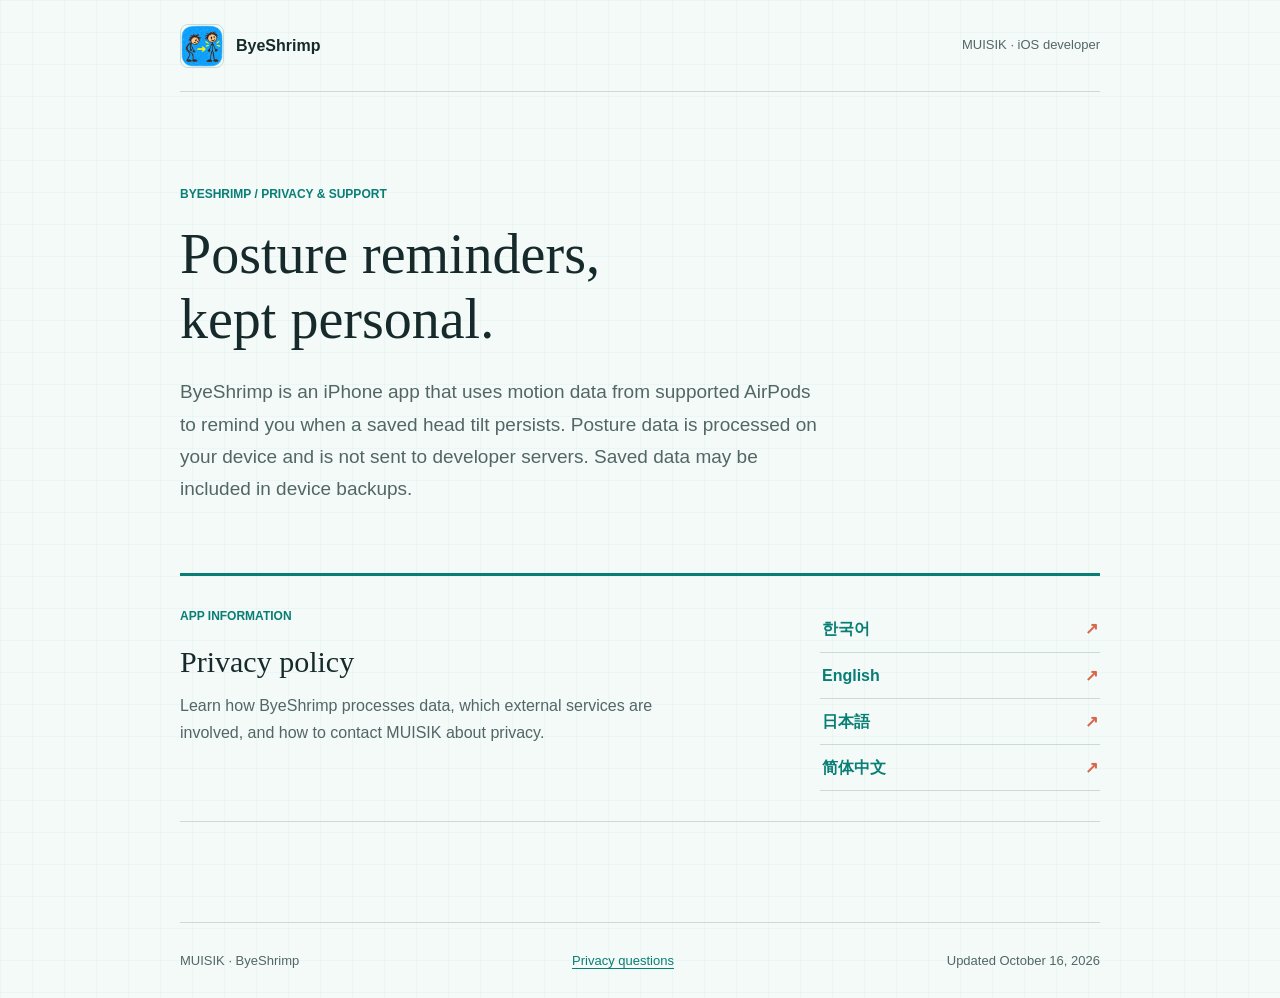
<file: index.html>
<!doctype html>
<html lang="en">
  <head>
    <meta charset="utf-8">
    <meta name="viewport" content="width=device-width, initial-scale=1">
    <meta name="theme-color" content="#f4faf8">
    <meta name="description" content="ByeShrimp developer information, privacy policy and contact details.">
    <title>ByeShrimp | Developer & Privacy</title>
    <link rel="icon" href="assets/favicon.png" type="image/png">
    <link rel="stylesheet" href="styles.css">
  </head>
  <body>
    <header class="site-header">
      <a class="brand" href="index.html" aria-label="ByeShrimp home">
        <img src="assets/byeshrimp-logo.png" alt="ByeShrimp app icon">
        <span>ByeShrimp</span>
      </a>
      <span class="header-note">MUISIK · iOS developer</span>
    </header>

    <main class="home-main">
      <p class="eyebrow">BYESHRIMP / PRIVACY & SUPPORT</p>
      <h1>Posture reminders,<br>kept personal.</h1>
      <p class="lead">ByeShrimp is an iPhone app that uses motion data from supported AirPods to remind you when a saved head tilt persists. Posture data is processed on your device and is not sent to developer servers. Saved data may be included in device backups.</p>

      <section class="policy-index" aria-labelledby="policy-title">
        <div>
          <p class="eyebrow">APP INFORMATION</p>
          <h2 id="policy-title">Privacy policy</h2>
          <p>Learn how ByeShrimp processes data, which external services are involved, and how to contact MUISIK about privacy.</p>
        </div>
        <nav class="language-list" aria-label="Choose privacy policy language">
          <a href="privacy/ko.html"><span lang="ko">한국어</span><span aria-hidden="true">↗</span></a>
          <a href="privacy/en.html"><span>English</span><span aria-hidden="true">↗</span></a>
          <a href="privacy/ja.html"><span lang="ja">日本語</span><span aria-hidden="true">↗</span></a>
          <a href="privacy/zh-hans.html"><span lang="zh-Hans">简体中文</span><span aria-hidden="true">↗</span></a>
        </nav>
      </section>
    </main>

    <footer class="site-footer">
      <span>MUISIK · ByeShrimp</span>
      <a href="mailto:visionary.0419@gmail.com">Privacy questions</a>
      <span>Updated October 16, 2026</span>
    </footer>
  </body>
</html>
</file>
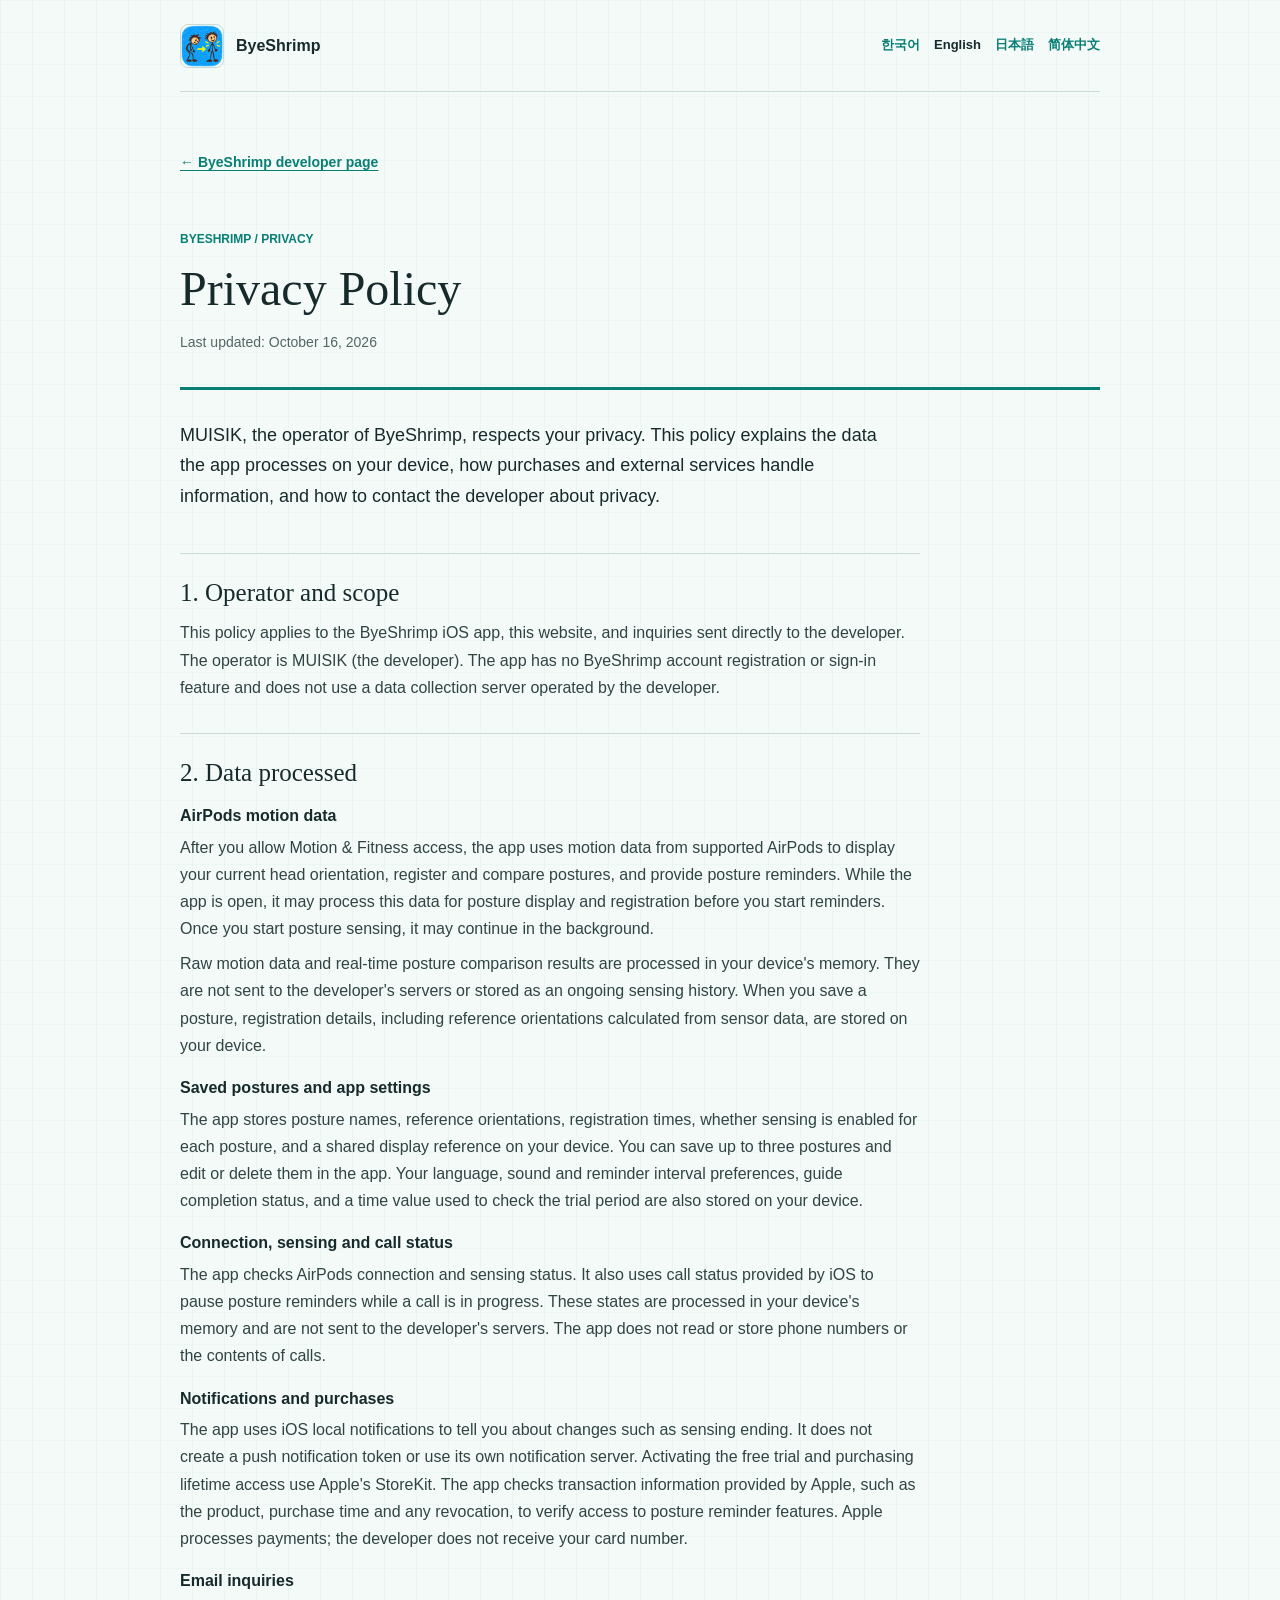
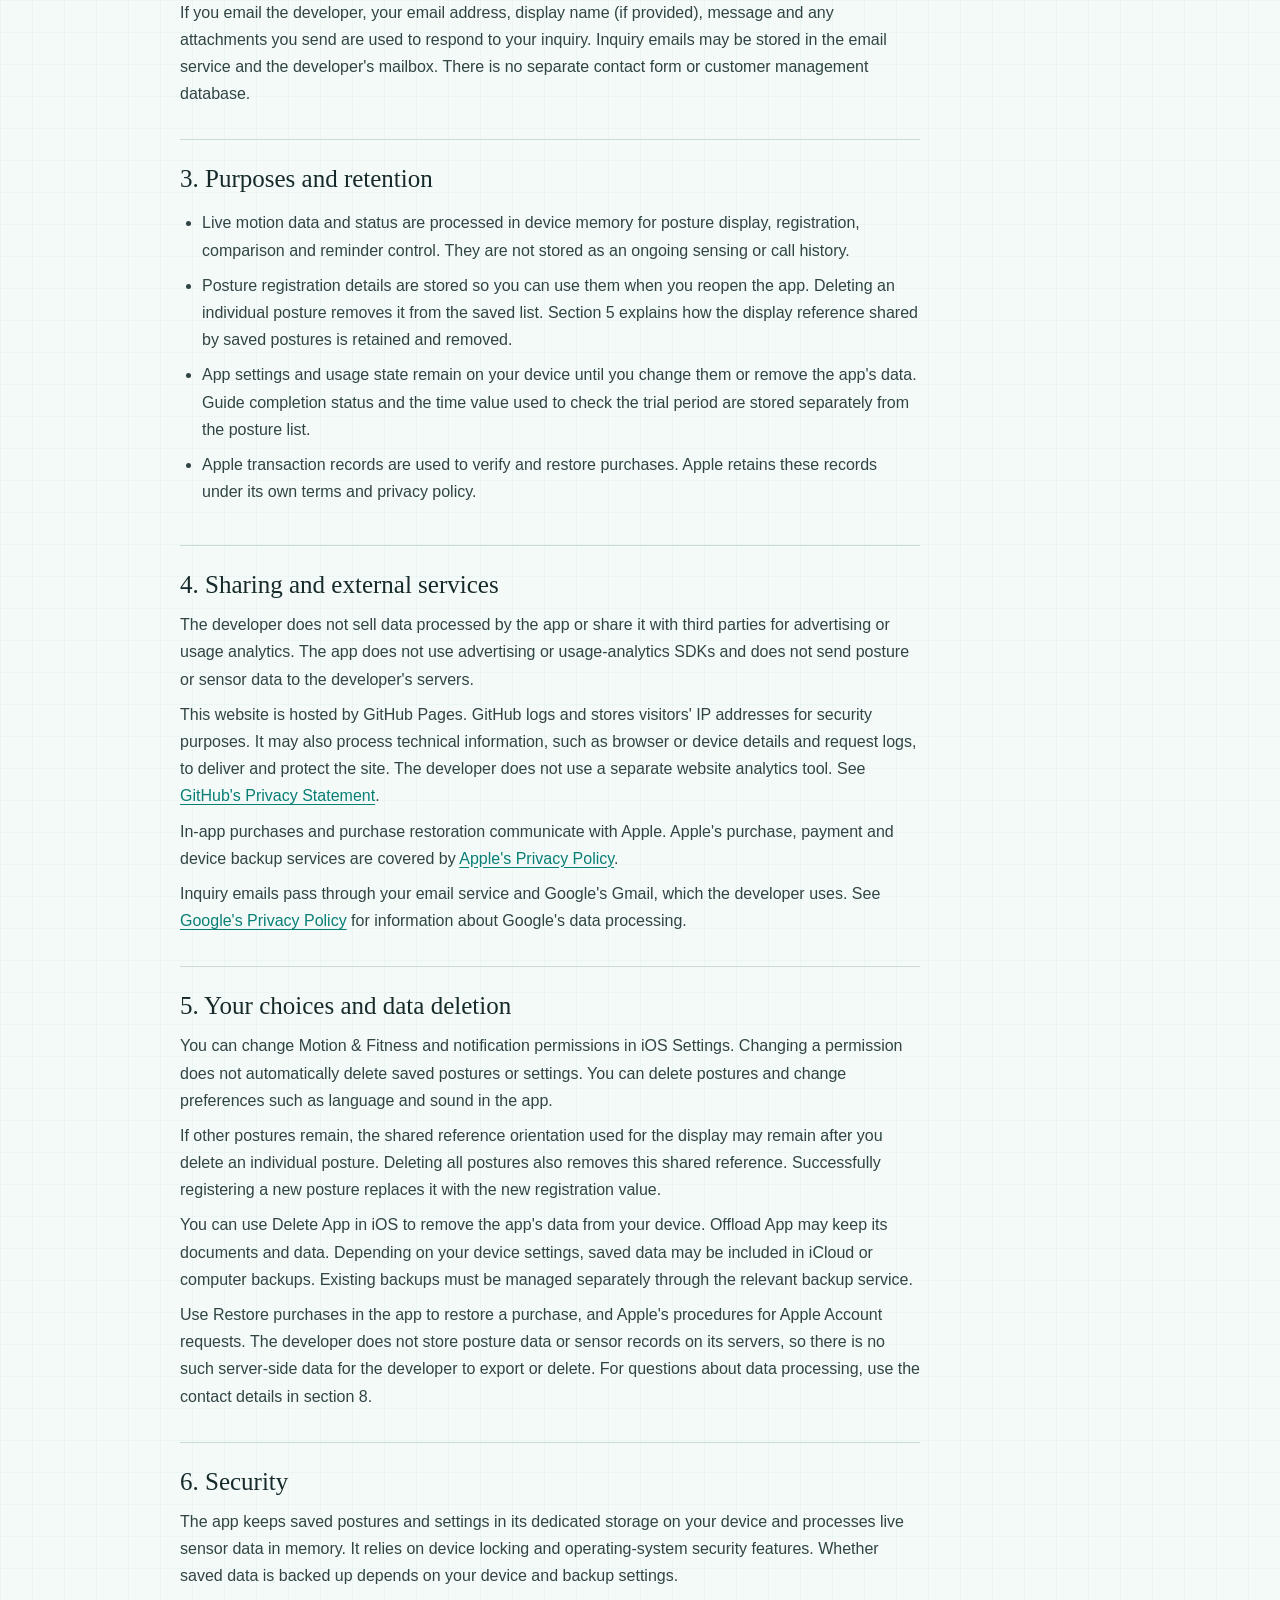
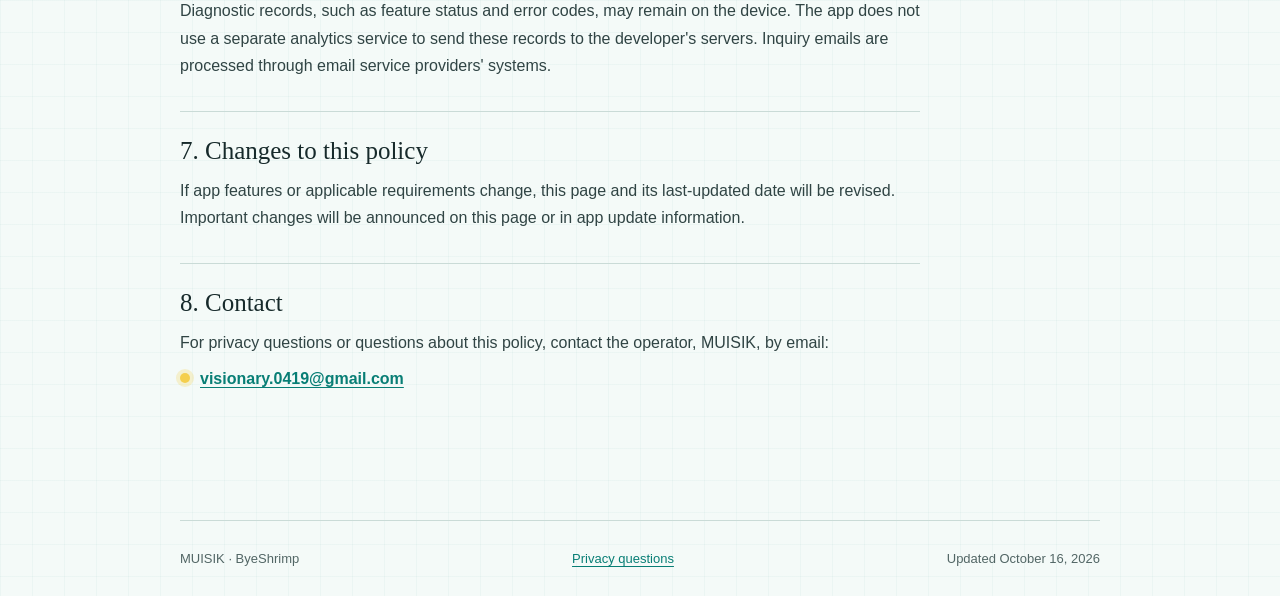
<file: privacy/en.html>
<!doctype html>
<html lang="en">
  <head>
    <meta charset="utf-8">
    <meta name="viewport" content="width=device-width, initial-scale=1">
    <meta name="description" content="ByeShrimp privacy policy">
    <title>Privacy Policy | ByeShrimp</title>
    <link rel="icon" href="../assets/favicon.png" type="image/png">
    <link rel="stylesheet" href="../styles.css">
  </head>
  <body>
    <header class="site-header">
      <a class="brand" href="../index.html"><img src="../assets/byeshrimp-logo.png" alt="ByeShrimp app icon"><span>ByeShrimp</span></a>
      <nav class="language-list language-switch" aria-label="Choose language">
        <a href="ko.html" lang="ko">한국어</a><a href="en.html" aria-current="page">English</a><a href="ja.html" lang="ja">日本語</a><a href="zh-hans.html" lang="zh-Hans">简体中文</a>
      </nav>
    </header>
    <main class="policy-main">
      <a class="back-link" href="../index.html">← ByeShrimp developer page</a>
      <div class="policy-heading"><p class="eyebrow">BYESHRIMP / PRIVACY</p><h1>Privacy Policy</h1><p class="updated">Last updated: October 16, 2026</p></div>
      <p class="policy-intro">MUISIK, the operator of ByeShrimp, respects your privacy. This policy explains the data the app processes on your device, how purchases and external services handle information, and how to contact the developer about privacy.</p>
      <div class="policy-content">
        <section>
          <h2>1. Operator and scope</h2>
          <p>This policy applies to the ByeShrimp iOS app, this website, and inquiries sent directly to the developer. The operator is MUISIK (the developer). The app has no ByeShrimp account registration or sign-in feature and does not use a data collection server operated by the developer.</p>
        </section>
        <section>
          <h2>2. Data processed</h2>
          <h3>AirPods motion data</h3>
          <p>After you allow Motion &amp; Fitness access, the app uses motion data from supported AirPods to display your current head orientation, register and compare postures, and provide posture reminders. While the app is open, it may process this data for posture display and registration before you start reminders. Once you start posture sensing, it may continue in the background.</p>
          <p>Raw motion data and real-time posture comparison results are processed in your device's memory. They are not sent to the developer's servers or stored as an ongoing sensing history. When you save a posture, registration details, including reference orientations calculated from sensor data, are stored on your device.</p>
          <h3>Saved postures and app settings</h3>
          <p>The app stores posture names, reference orientations, registration times, whether sensing is enabled for each posture, and a shared display reference on your device. You can save up to three postures and edit or delete them in the app. Your language, sound and reminder interval preferences, guide completion status, and a time value used to check the trial period are also stored on your device.</p>
          <h3>Connection, sensing and call status</h3>
          <p>The app checks AirPods connection and sensing status. It also uses call status provided by iOS to pause posture reminders while a call is in progress. These states are processed in your device's memory and are not sent to the developer's servers. The app does not read or store phone numbers or the contents of calls.</p>
          <h3>Notifications and purchases</h3>
          <p>The app uses iOS local notifications to tell you about changes such as sensing ending. It does not create a push notification token or use its own notification server. Activating the free trial and purchasing lifetime access use Apple's StoreKit. The app checks transaction information provided by Apple, such as the product, purchase time and any revocation, to verify access to posture reminder features. Apple processes payments; the developer does not receive your card number.</p>
          <h3>Email inquiries</h3>
          <p>If you email the developer, your email address, display name (if provided), message and any attachments you send are used to respond to your inquiry. Inquiry emails may be stored in the email service and the developer's mailbox. There is no separate contact form or customer management database.</p>
        </section>
        <section>
          <h2>3. Purposes and retention</h2>
          <ul>
            <li>Live motion data and status are processed in device memory for posture display, registration, comparison and reminder control. They are not stored as an ongoing sensing or call history.</li>
            <li>Posture registration details are stored so you can use them when you reopen the app. Deleting an individual posture removes it from the saved list. Section 5 explains how the display reference shared by saved postures is retained and removed.</li>
            <li>App settings and usage state remain on your device until you change them or remove the app's data. Guide completion status and the time value used to check the trial period are stored separately from the posture list.</li>
            <li>Apple transaction records are used to verify and restore purchases. Apple retains these records under its own terms and privacy policy.</li>
          </ul>
        </section>
        <section>
          <h2>4. Sharing and external services</h2>
          <p>The developer does not sell data processed by the app or share it with third parties for advertising or usage analytics. The app does not use advertising or usage-analytics SDKs and does not send posture or sensor data to the developer's servers.</p>
          <p>This website is hosted by GitHub Pages. GitHub logs and stores visitors' IP addresses for security purposes. It may also process technical information, such as browser or device details and request logs, to deliver and protect the site. The developer does not use a separate website analytics tool. See <a href="https://docs.github.com/en/site-policy/privacy-policies/github-general-privacy-statement">GitHub's Privacy Statement</a>.</p>
          <p>In-app purchases and purchase restoration communicate with Apple. Apple's purchase, payment and device backup services are covered by <a href="https://www.apple.com/legal/privacy/">Apple's Privacy Policy</a>.</p>
          <p>Inquiry emails pass through your email service and Google's Gmail, which the developer uses. See <a href="https://policies.google.com/privacy?hl=en">Google's Privacy Policy</a> for information about Google's data processing.</p>
        </section>
        <section>
          <h2>5. Your choices and data deletion</h2>
          <p>You can change Motion &amp; Fitness and notification permissions in iOS Settings. Changing a permission does not automatically delete saved postures or settings. You can delete postures and change preferences such as language and sound in the app.</p>
          <p>If other postures remain, the shared reference orientation used for the display may remain after you delete an individual posture. Deleting all postures also removes this shared reference. Successfully registering a new posture replaces it with the new registration value.</p>
          <p>You can use Delete App in iOS to remove the app's data from your device. Offload App may keep its documents and data. Depending on your device settings, saved data may be included in iCloud or computer backups. Existing backups must be managed separately through the relevant backup service.</p>
          <p>Use Restore purchases in the app to restore a purchase, and Apple's procedures for Apple Account requests. The developer does not store posture data or sensor records on its servers, so there is no such server-side data for the developer to export or delete. For questions about data processing, use the contact details in section 8.</p>
        </section>
        <section>
          <h2>6. Security</h2>
          <p>The app keeps saved postures and settings in its dedicated storage on your device and processes live sensor data in memory. It relies on device locking and operating-system security features. Whether saved data is backed up depends on your device and backup settings.</p>
          <p>Diagnostic records, such as feature status and error codes, may remain on the device. The app does not use a separate analytics service to send these records to the developer's servers. Inquiry emails are processed through email service providers' systems.</p>
        </section>
        <section>
          <h2>7. Changes to this policy</h2>
          <p>If app features or applicable requirements change, this page and its last-updated date will be revised. Important changes will be announced on this page or in app update information.</p>
        </section>
        <section>
          <h2>8. Contact</h2>
          <p>For privacy questions or questions about this policy, contact the operator, MUISIK, by email:</p>
          <a class="contact-line" href="mailto:visionary.0419@gmail.com"><span class="contact-dot" aria-hidden="true"></span>visionary.0419@gmail.com</a>
        </section>
      </div>
    </main>
    <footer class="site-footer"><span>MUISIK · ByeShrimp</span><a href="mailto:visionary.0419@gmail.com">Privacy questions</a><span>Updated October 16, 2026</span></footer>
  </body>
</html>
</file>
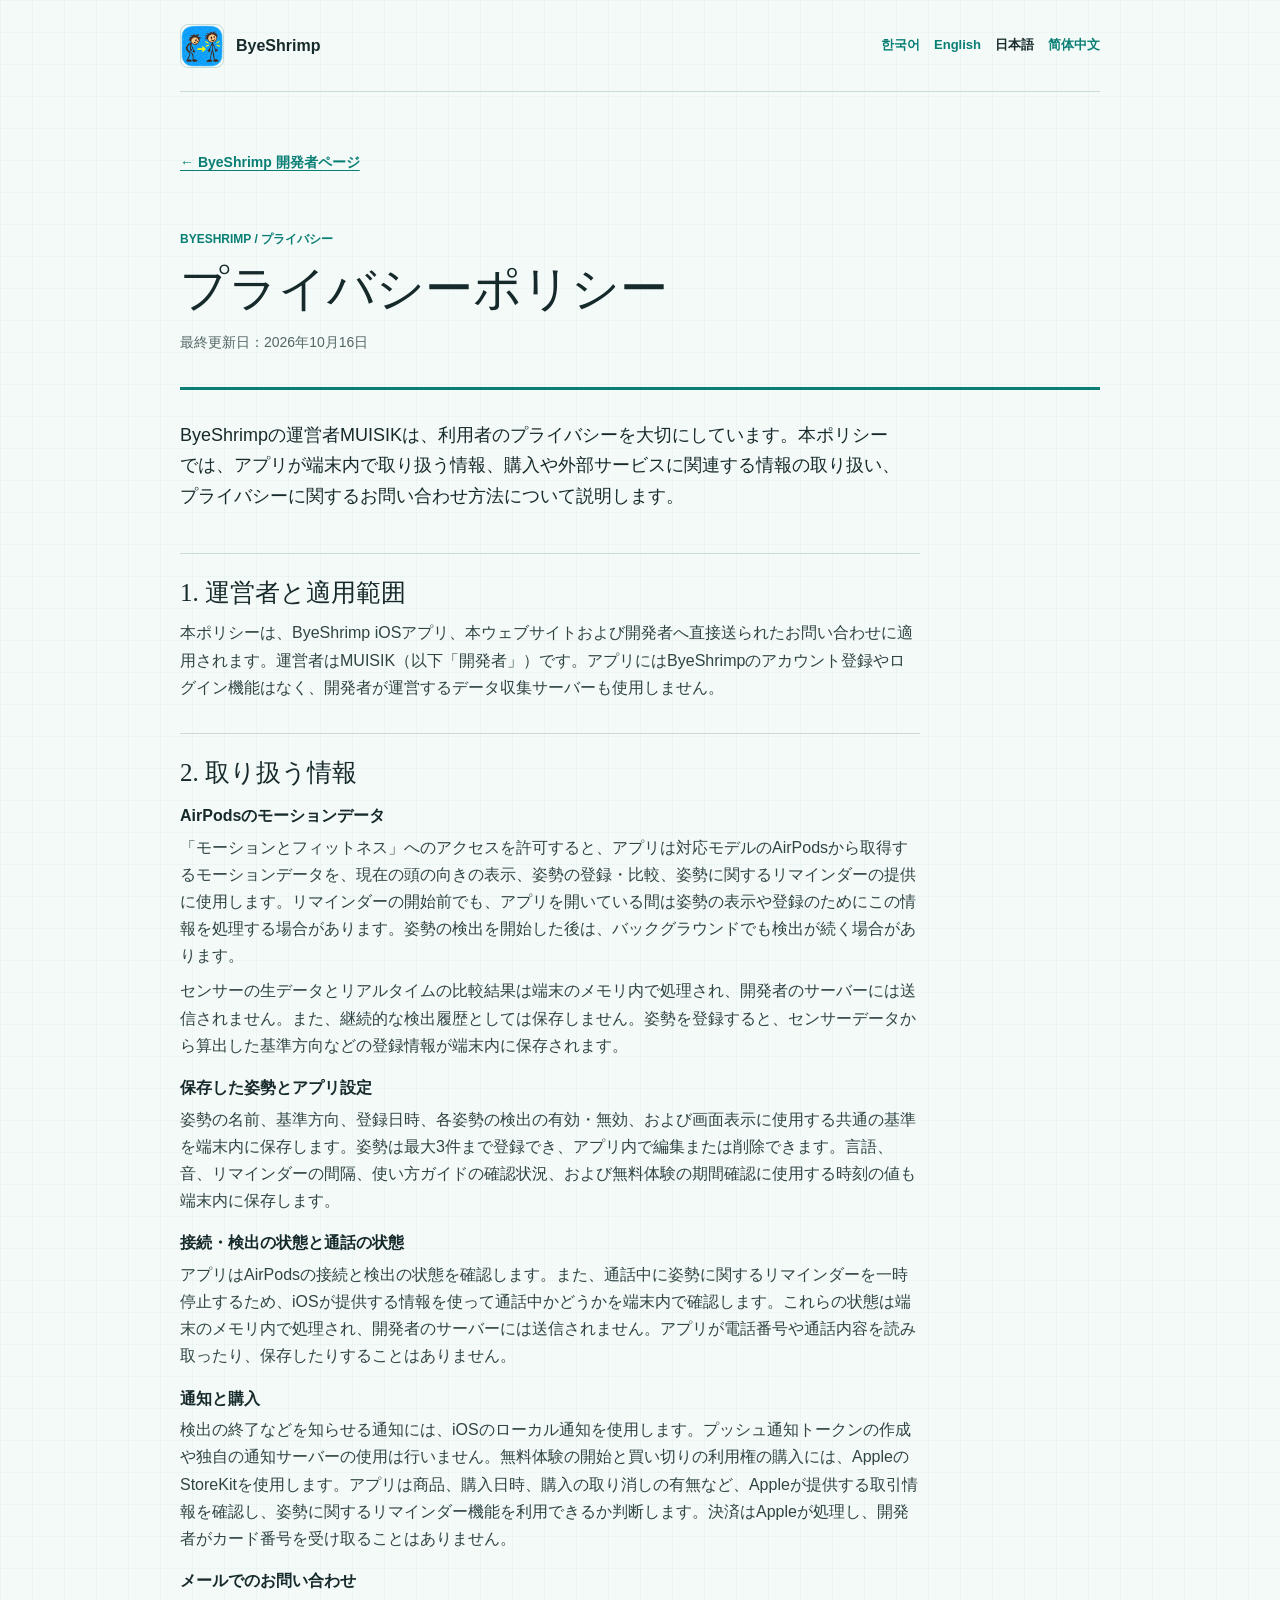
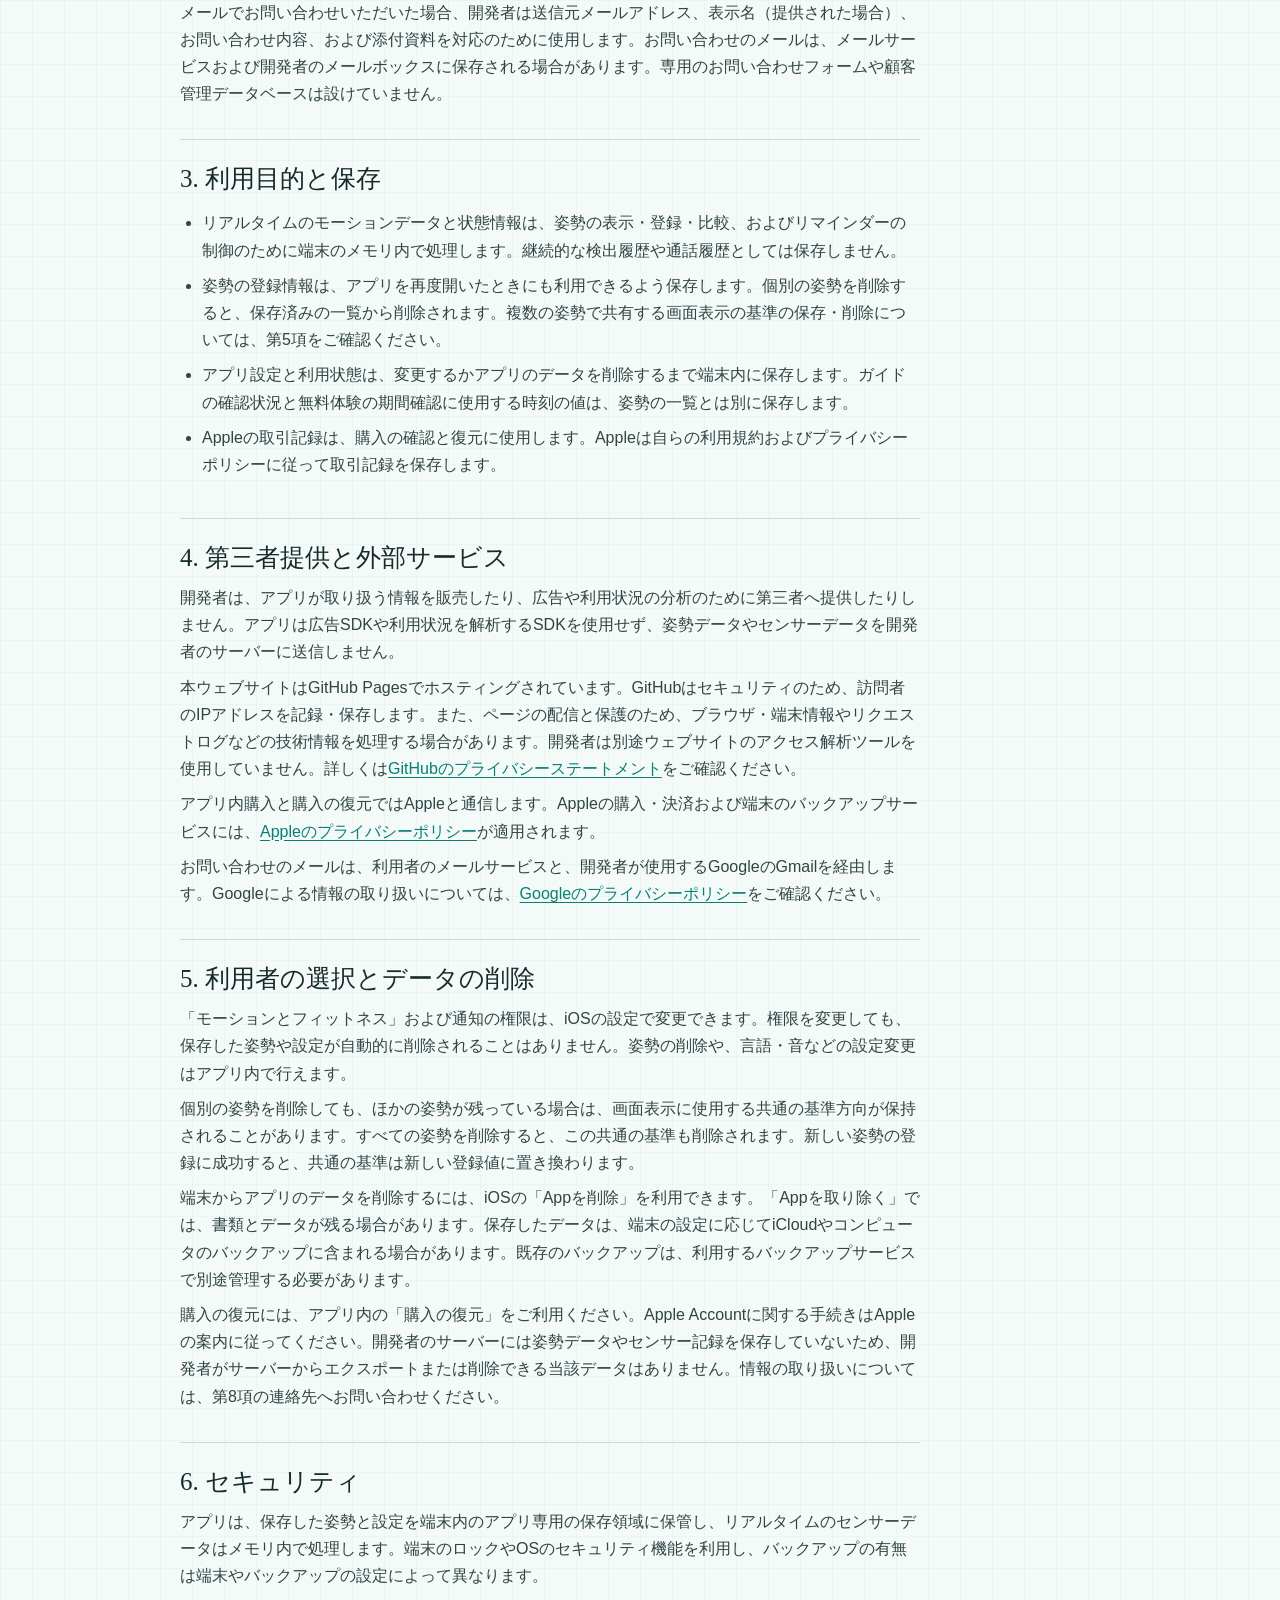
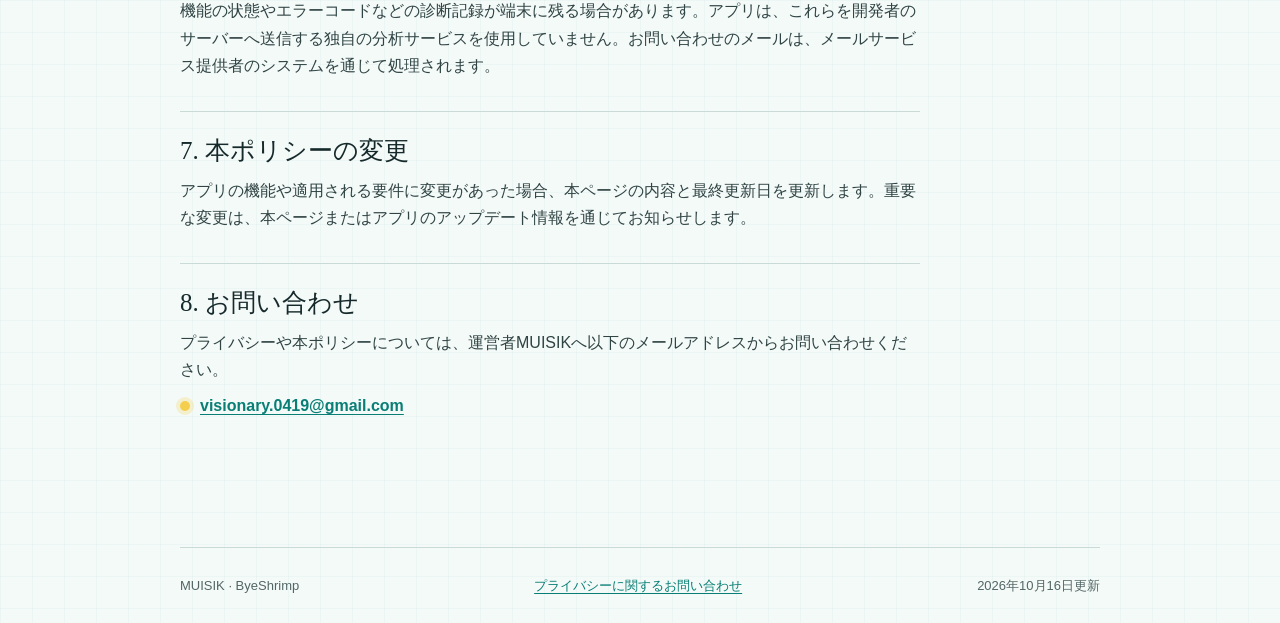
<file: privacy/ja.html>
<!doctype html>
<html lang="ja">
  <head>
    <meta charset="utf-8">
    <meta name="viewport" content="width=device-width, initial-scale=1">
    <meta name="description" content="ByeShrimp プライバシーポリシー">
    <title>プライバシーポリシー | ByeShrimp</title>
    <link rel="icon" href="../assets/favicon.png" type="image/png">
    <link rel="stylesheet" href="../styles.css">
  </head>
  <body>
    <header class="site-header">
      <a class="brand" href="../index.html"><img src="../assets/byeshrimp-logo.png" alt="ByeShrimp アプリアイコン"><span>ByeShrimp</span></a>
      <nav class="language-list language-switch" aria-label="言語を選択">
        <a href="ko.html" lang="ko">한국어</a><a href="en.html" lang="en">English</a><a href="ja.html" aria-current="page">日本語</a><a href="zh-hans.html" lang="zh-Hans">简体中文</a>
      </nav>
    </header>
    <main class="policy-main">
      <a class="back-link" href="../index.html">← ByeShrimp 開発者ページ</a>
      <div class="policy-heading"><p class="eyebrow">BYESHRIMP / プライバシー</p><h1>プライバシーポリシー</h1><p class="updated">最終更新日：2026年10月16日</p></div>
      <p class="policy-intro">ByeShrimpの運営者MUISIKは、利用者のプライバシーを大切にしています。本ポリシーでは、アプリが端末内で取り扱う情報、購入や外部サービスに関連する情報の取り扱い、プライバシーに関するお問い合わせ方法について説明します。</p>
      <div class="policy-content">
        <section>
          <h2>1. 運営者と適用範囲</h2>
          <p>本ポリシーは、ByeShrimp iOSアプリ、本ウェブサイトおよび開発者へ直接送られたお問い合わせに適用されます。運営者はMUISIK（以下「開発者」）です。アプリにはByeShrimpのアカウント登録やログイン機能はなく、開発者が運営するデータ収集サーバーも使用しません。</p>
        </section>
        <section>
          <h2>2. 取り扱う情報</h2>
          <h3>AirPodsのモーションデータ</h3>
          <p>「モーションとフィットネス」へのアクセスを許可すると、アプリは対応モデルのAirPodsから取得するモーションデータを、現在の頭の向きの表示、姿勢の登録・比較、姿勢に関するリマインダーの提供に使用します。リマインダーの開始前でも、アプリを開いている間は姿勢の表示や登録のためにこの情報を処理する場合があります。姿勢の検出を開始した後は、バックグラウンドでも検出が続く場合があります。</p>
          <p>センサーの生データとリアルタイムの比較結果は端末のメモリ内で処理され、開発者のサーバーには送信されません。また、継続的な検出履歴としては保存しません。姿勢を登録すると、センサーデータから算出した基準方向などの登録情報が端末内に保存されます。</p>
          <h3>保存した姿勢とアプリ設定</h3>
          <p>姿勢の名前、基準方向、登録日時、各姿勢の検出の有効・無効、および画面表示に使用する共通の基準を端末内に保存します。姿勢は最大3件まで登録でき、アプリ内で編集または削除できます。言語、音、リマインダーの間隔、使い方ガイドの確認状況、および無料体験の期間確認に使用する時刻の値も端末内に保存します。</p>
          <h3>接続・検出の状態と通話の状態</h3>
          <p>アプリはAirPodsの接続と検出の状態を確認します。また、通話中に姿勢に関するリマインダーを一時停止するため、iOSが提供する情報を使って通話中かどうかを端末内で確認します。これらの状態は端末のメモリ内で処理され、開発者のサーバーには送信されません。アプリが電話番号や通話内容を読み取ったり、保存したりすることはありません。</p>
          <h3>通知と購入</h3>
          <p>検出の終了などを知らせる通知には、iOSのローカル通知を使用します。プッシュ通知トークンの作成や独自の通知サーバーの使用は行いません。無料体験の開始と買い切りの利用権の購入には、AppleのStoreKitを使用します。アプリは商品、購入日時、購入の取り消しの有無など、Appleが提供する取引情報を確認し、姿勢に関するリマインダー機能を利用できるか判断します。決済はAppleが処理し、開発者がカード番号を受け取ることはありません。</p>
          <h3>メールでのお問い合わせ</h3>
          <p>メールでお問い合わせいただいた場合、開発者は送信元メールアドレス、表示名（提供された場合）、お問い合わせ内容、および添付資料を対応のために使用します。お問い合わせのメールは、メールサービスおよび開発者のメールボックスに保存される場合があります。専用のお問い合わせフォームや顧客管理データベースは設けていません。</p>
        </section>
        <section>
          <h2>3. 利用目的と保存</h2>
          <ul>
            <li>リアルタイムのモーションデータと状態情報は、姿勢の表示・登録・比較、およびリマインダーの制御のために端末のメモリ内で処理します。継続的な検出履歴や通話履歴としては保存しません。</li>
            <li>姿勢の登録情報は、アプリを再度開いたときにも利用できるよう保存します。個別の姿勢を削除すると、保存済みの一覧から削除されます。複数の姿勢で共有する画面表示の基準の保存・削除については、第5項をご確認ください。</li>
            <li>アプリ設定と利用状態は、変更するかアプリのデータを削除するまで端末内に保存します。ガイドの確認状況と無料体験の期間確認に使用する時刻の値は、姿勢の一覧とは別に保存します。</li>
            <li>Appleの取引記録は、購入の確認と復元に使用します。Appleは自らの利用規約およびプライバシーポリシーに従って取引記録を保存します。</li>
          </ul>
        </section>
        <section>
          <h2>4. 第三者提供と外部サービス</h2>
          <p>開発者は、アプリが取り扱う情報を販売したり、広告や利用状況の分析のために第三者へ提供したりしません。アプリは広告SDKや利用状況を解析するSDKを使用せず、姿勢データやセンサーデータを開発者のサーバーに送信しません。</p>
          <p>本ウェブサイトはGitHub Pagesでホスティングされています。GitHubはセキュリティのため、訪問者のIPアドレスを記録・保存します。また、ページの配信と保護のため、ブラウザ・端末情報やリクエストログなどの技術情報を処理する場合があります。開発者は別途ウェブサイトのアクセス解析ツールを使用していません。詳しくは<a href="https://docs.github.com/en/site-policy/privacy-policies/github-general-privacy-statement">GitHubのプライバシーステートメント</a>をご確認ください。</p>
          <p>アプリ内購入と購入の復元ではAppleと通信します。Appleの購入・決済および端末のバックアップサービスには、<a href="https://www.apple.com/legal/privacy/">Appleのプライバシーポリシー</a>が適用されます。</p>
          <p>お問い合わせのメールは、利用者のメールサービスと、開発者が使用するGoogleのGmailを経由します。Googleによる情報の取り扱いについては、<a href="https://policies.google.com/privacy?hl=ja">Googleのプライバシーポリシー</a>をご確認ください。</p>
        </section>
        <section>
          <h2>5. 利用者の選択とデータの削除</h2>
          <p>「モーションとフィットネス」および通知の権限は、iOSの設定で変更できます。権限を変更しても、保存した姿勢や設定が自動的に削除されることはありません。姿勢の削除や、言語・音などの設定変更はアプリ内で行えます。</p>
          <p>個別の姿勢を削除しても、ほかの姿勢が残っている場合は、画面表示に使用する共通の基準方向が保持されることがあります。すべての姿勢を削除すると、この共通の基準も削除されます。新しい姿勢の登録に成功すると、共通の基準は新しい登録値に置き換わります。</p>
          <p>端末からアプリのデータを削除するには、iOSの「Appを削除」を利用できます。「Appを取り除く」では、書類とデータが残る場合があります。保存したデータは、端末の設定に応じてiCloudやコンピュータのバックアップに含まれる場合があります。既存のバックアップは、利用するバックアップサービスで別途管理する必要があります。</p>
          <p>購入の復元には、アプリ内の「購入の復元」をご利用ください。Apple Accountに関する手続きはAppleの案内に従ってください。開発者のサーバーには姿勢データやセンサー記録を保存していないため、開発者がサーバーからエクスポートまたは削除できる当該データはありません。情報の取り扱いについては、第8項の連絡先へお問い合わせください。</p>
        </section>
        <section>
          <h2>6. セキュリティ</h2>
          <p>アプリは、保存した姿勢と設定を端末内のアプリ専用の保存領域に保管し、リアルタイムのセンサーデータはメモリ内で処理します。端末のロックやOSのセキュリティ機能を利用し、バックアップの有無は端末やバックアップの設定によって異なります。</p>
          <p>機能の状態やエラーコードなどの診断記録が端末に残る場合があります。アプリは、これらを開発者のサーバーへ送信する独自の分析サービスを使用していません。お問い合わせのメールは、メールサービス提供者のシステムを通じて処理されます。</p>
        </section>
        <section>
          <h2>7. 本ポリシーの変更</h2>
          <p>アプリの機能や適用される要件に変更があった場合、本ページの内容と最終更新日を更新します。重要な変更は、本ページまたはアプリのアップデート情報を通じてお知らせします。</p>
        </section>
        <section>
          <h2>8. お問い合わせ</h2>
          <p>プライバシーや本ポリシーについては、運営者MUISIKへ以下のメールアドレスからお問い合わせください。</p>
          <a class="contact-line" href="mailto:visionary.0419@gmail.com"><span class="contact-dot" aria-hidden="true"></span>visionary.0419@gmail.com</a>
        </section>
      </div>
    </main>
    <footer class="site-footer"><span>MUISIK · ByeShrimp</span><a href="mailto:visionary.0419@gmail.com">プライバシーに関するお問い合わせ</a><span>2026年10月16日更新</span></footer>
  </body>
</html>
</file>
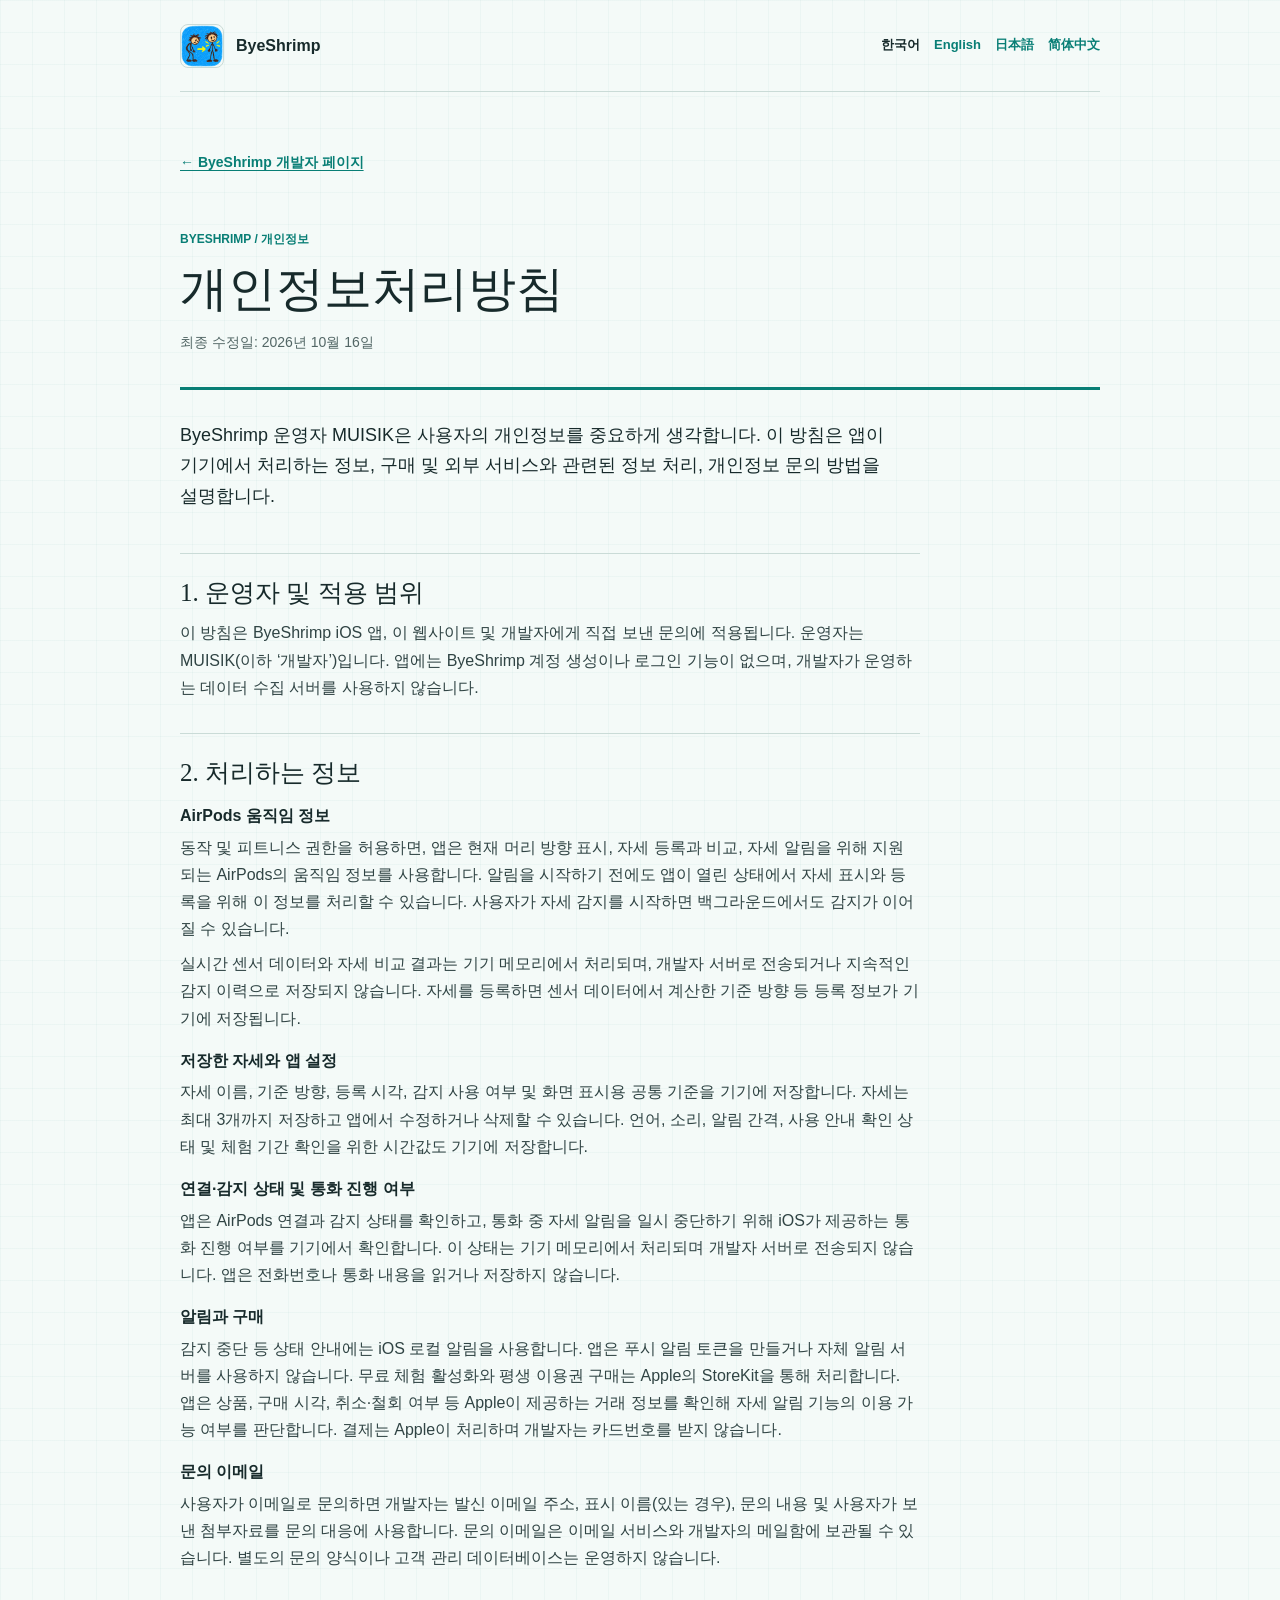
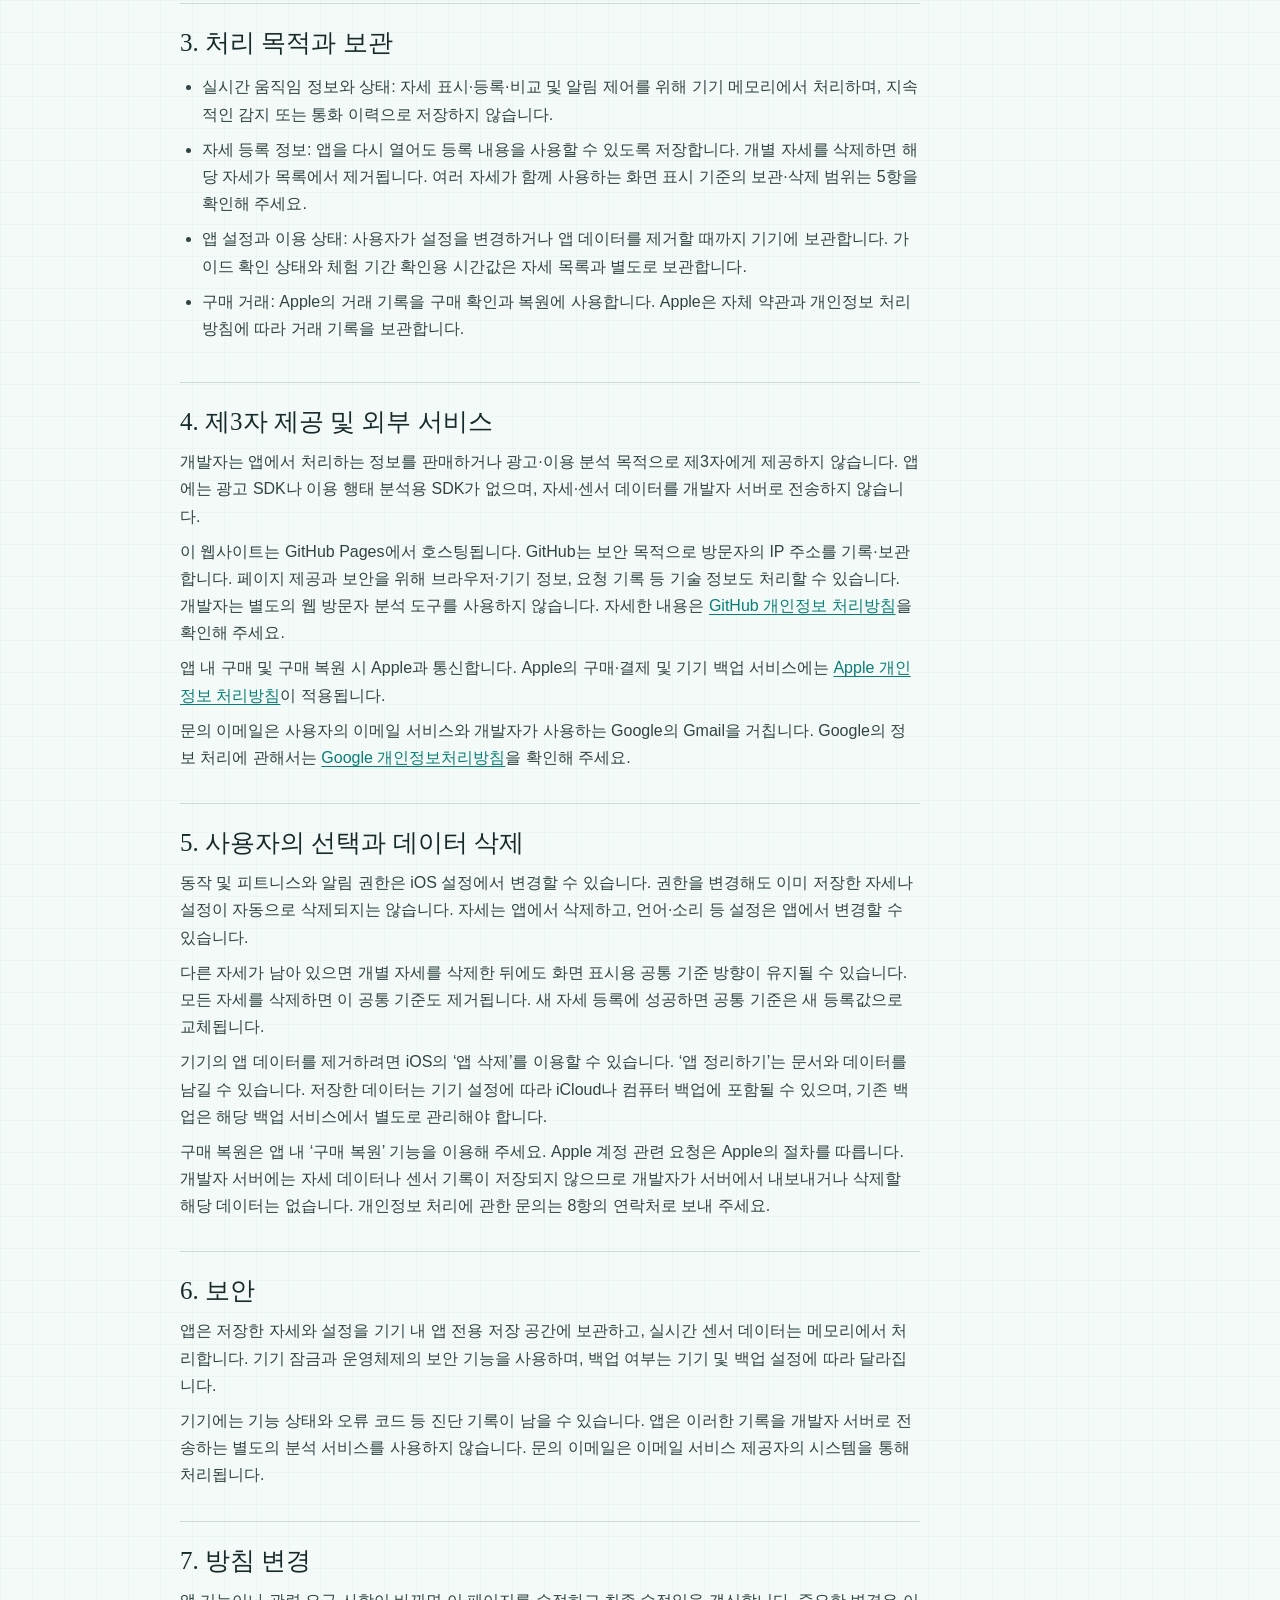
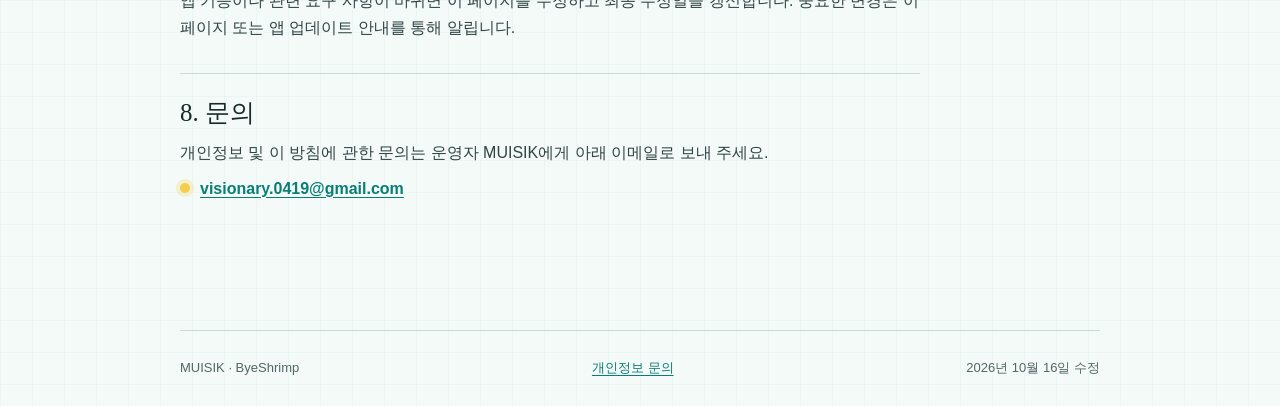
<file: privacy/ko.html>
<!doctype html>
<html lang="ko">
  <head>
    <meta charset="utf-8">
    <meta name="viewport" content="width=device-width, initial-scale=1">
    <meta name="description" content="ByeShrimp 개인정보 처리 안내">
    <title>개인정보처리방침 | ByeShrimp</title>
    <link rel="icon" href="../assets/favicon.png" type="image/png">
    <link rel="stylesheet" href="../styles.css">
  </head>
  <body>
    <header class="site-header">
      <a class="brand" href="../index.html"><img src="../assets/byeshrimp-logo.png" alt="ByeShrimp 앱 아이콘"><span>ByeShrimp</span></a>
      <nav class="language-list language-switch" aria-label="언어 선택">
        <a href="ko.html" aria-current="page">한국어</a><a href="en.html" lang="en">English</a><a href="ja.html" lang="ja">日本語</a><a href="zh-hans.html" lang="zh-Hans">简体中文</a>
      </nav>
    </header>
    <main class="policy-main">
      <a class="back-link" href="../index.html">← ByeShrimp 개발자 페이지</a>
      <div class="policy-heading"><p class="eyebrow">BYESHRIMP / 개인정보</p><h1>개인정보처리방침</h1><p class="updated">최종 수정일: 2026년 10월 16일</p></div>
      <p class="policy-intro">ByeShrimp 운영자 MUISIK은 사용자의 개인정보를 중요하게 생각합니다. 이 방침은 앱이 기기에서 처리하는 정보, 구매 및 외부 서비스와 관련된 정보 처리, 개인정보 문의 방법을 설명합니다.</p>
      <div class="policy-content">
        <section>
          <h2>1. 운영자 및 적용 범위</h2>
          <p>이 방침은 ByeShrimp iOS 앱, 이 웹사이트 및 개발자에게 직접 보낸 문의에 적용됩니다. 운영자는 MUISIK(이하 ‘개발자’)입니다. 앱에는 ByeShrimp 계정 생성이나 로그인 기능이 없으며, 개발자가 운영하는 데이터 수집 서버를 사용하지 않습니다.</p>
        </section>
        <section>
          <h2>2. 처리하는 정보</h2>
          <h3>AirPods 움직임 정보</h3>
          <p>동작 및 피트니스 권한을 허용하면, 앱은 현재 머리 방향 표시, 자세 등록과 비교, 자세 알림을 위해 지원되는 AirPods의 움직임 정보를 사용합니다. 알림을 시작하기 전에도 앱이 열린 상태에서 자세 표시와 등록을 위해 이 정보를 처리할 수 있습니다. 사용자가 자세 감지를 시작하면 백그라운드에서도 감지가 이어질 수 있습니다.</p>
          <p>실시간 센서 데이터와 자세 비교 결과는 기기 메모리에서 처리되며, 개발자 서버로 전송되거나 지속적인 감지 이력으로 저장되지 않습니다. 자세를 등록하면 센서 데이터에서 계산한 기준 방향 등 등록 정보가 기기에 저장됩니다.</p>
          <h3>저장한 자세와 앱 설정</h3>
          <p>자세 이름, 기준 방향, 등록 시각, 감지 사용 여부 및 화면 표시용 공통 기준을 기기에 저장합니다. 자세는 최대 3개까지 저장하고 앱에서 수정하거나 삭제할 수 있습니다. 언어, 소리, 알림 간격, 사용 안내 확인 상태 및 체험 기간 확인을 위한 시간값도 기기에 저장합니다.</p>
          <h3>연결·감지 상태 및 통화 진행 여부</h3>
          <p>앱은 AirPods 연결과 감지 상태를 확인하고, 통화 중 자세 알림을 일시 중단하기 위해 iOS가 제공하는 통화 진행 여부를 기기에서 확인합니다. 이 상태는 기기 메모리에서 처리되며 개발자 서버로 전송되지 않습니다. 앱은 전화번호나 통화 내용을 읽거나 저장하지 않습니다.</p>
          <h3>알림과 구매</h3>
          <p>감지 중단 등 상태 안내에는 iOS 로컬 알림을 사용합니다. 앱은 푸시 알림 토큰을 만들거나 자체 알림 서버를 사용하지 않습니다. 무료 체험 활성화와 평생 이용권 구매는 Apple의 StoreKit을 통해 처리합니다. 앱은 상품, 구매 시각, 취소·철회 여부 등 Apple이 제공하는 거래 정보를 확인해 자세 알림 기능의 이용 가능 여부를 판단합니다. 결제는 Apple이 처리하며 개발자는 카드번호를 받지 않습니다.</p>
          <h3>문의 이메일</h3>
          <p>사용자가 이메일로 문의하면 개발자는 발신 이메일 주소, 표시 이름(있는 경우), 문의 내용 및 사용자가 보낸 첨부자료를 문의 대응에 사용합니다. 문의 이메일은 이메일 서비스와 개발자의 메일함에 보관될 수 있습니다. 별도의 문의 양식이나 고객 관리 데이터베이스는 운영하지 않습니다.</p>
        </section>
        <section>
          <h2>3. 처리 목적과 보관</h2>
          <ul>
            <li>실시간 움직임 정보와 상태: 자세 표시·등록·비교 및 알림 제어를 위해 기기 메모리에서 처리하며, 지속적인 감지 또는 통화 이력으로 저장하지 않습니다.</li>
            <li>자세 등록 정보: 앱을 다시 열어도 등록 내용을 사용할 수 있도록 저장합니다. 개별 자세를 삭제하면 해당 자세가 목록에서 제거됩니다. 여러 자세가 함께 사용하는 화면 표시 기준의 보관·삭제 범위는 5항을 확인해 주세요.</li>
            <li>앱 설정과 이용 상태: 사용자가 설정을 변경하거나 앱 데이터를 제거할 때까지 기기에 보관합니다. 가이드 확인 상태와 체험 기간 확인용 시간값은 자세 목록과 별도로 보관합니다.</li>
            <li>구매 거래: Apple의 거래 기록을 구매 확인과 복원에 사용합니다. Apple은 자체 약관과 개인정보 처리방침에 따라 거래 기록을 보관합니다.</li>
          </ul>
        </section>
        <section>
          <h2>4. 제3자 제공 및 외부 서비스</h2>
          <p>개발자는 앱에서 처리하는 정보를 판매하거나 광고·이용 분석 목적으로 제3자에게 제공하지 않습니다. 앱에는 광고 SDK나 이용 행태 분석용 SDK가 없으며, 자세·센서 데이터를 개발자 서버로 전송하지 않습니다.</p>
          <p>이 웹사이트는 GitHub Pages에서 호스팅됩니다. GitHub는 보안 목적으로 방문자의 IP 주소를 기록·보관합니다. 페이지 제공과 보안을 위해 브라우저·기기 정보, 요청 기록 등 기술 정보도 처리할 수 있습니다. 개발자는 별도의 웹 방문자 분석 도구를 사용하지 않습니다. 자세한 내용은 <a href="https://docs.github.com/en/site-policy/privacy-policies/github-general-privacy-statement">GitHub 개인정보 처리방침</a>을 확인해 주세요.</p>
          <p>앱 내 구매 및 구매 복원 시 Apple과 통신합니다. Apple의 구매·결제 및 기기 백업 서비스에는 <a href="https://www.apple.com/legal/privacy/">Apple 개인정보 처리방침</a>이 적용됩니다.</p>
          <p>문의 이메일은 사용자의 이메일 서비스와 개발자가 사용하는 Google의 Gmail을 거칩니다. Google의 정보 처리에 관해서는 <a href="https://policies.google.com/privacy?hl=ko">Google 개인정보처리방침</a>을 확인해 주세요.</p>
        </section>
        <section>
          <h2>5. 사용자의 선택과 데이터 삭제</h2>
          <p>동작 및 피트니스와 알림 권한은 iOS 설정에서 변경할 수 있습니다. 권한을 변경해도 이미 저장한 자세나 설정이 자동으로 삭제되지는 않습니다. 자세는 앱에서 삭제하고, 언어·소리 등 설정은 앱에서 변경할 수 있습니다.</p>
          <p>다른 자세가 남아 있으면 개별 자세를 삭제한 뒤에도 화면 표시용 공통 기준 방향이 유지될 수 있습니다. 모든 자세를 삭제하면 이 공통 기준도 제거됩니다. 새 자세 등록에 성공하면 공통 기준은 새 등록값으로 교체됩니다.</p>
          <p>기기의 앱 데이터를 제거하려면 iOS의 ‘앱 삭제’를 이용할 수 있습니다. ‘앱 정리하기’는 문서와 데이터를 남길 수 있습니다. 저장한 데이터는 기기 설정에 따라 iCloud나 컴퓨터 백업에 포함될 수 있으며, 기존 백업은 해당 백업 서비스에서 별도로 관리해야 합니다.</p>
          <p>구매 복원은 앱 내 ‘구매 복원’ 기능을 이용해 주세요. Apple 계정 관련 요청은 Apple의 절차를 따릅니다. 개발자 서버에는 자세 데이터나 센서 기록이 저장되지 않으므로 개발자가 서버에서 내보내거나 삭제할 해당 데이터는 없습니다. 개인정보 처리에 관한 문의는 8항의 연락처로 보내 주세요.</p>
        </section>
        <section>
          <h2>6. 보안</h2>
          <p>앱은 저장한 자세와 설정을 기기 내 앱 전용 저장 공간에 보관하고, 실시간 센서 데이터는 메모리에서 처리합니다. 기기 잠금과 운영체제의 보안 기능을 사용하며, 백업 여부는 기기 및 백업 설정에 따라 달라집니다.</p>
          <p>기기에는 기능 상태와 오류 코드 등 진단 기록이 남을 수 있습니다. 앱은 이러한 기록을 개발자 서버로 전송하는 별도의 분석 서비스를 사용하지 않습니다. 문의 이메일은 이메일 서비스 제공자의 시스템을 통해 처리됩니다.</p>
        </section>
        <section>
          <h2>7. 방침 변경</h2>
          <p>앱 기능이나 관련 요구 사항이 바뀌면 이 페이지를 수정하고 최종 수정일을 갱신합니다. 중요한 변경은 이 페이지 또는 앱 업데이트 안내를 통해 알립니다.</p>
        </section>
        <section>
          <h2>8. 문의</h2>
          <p>개인정보 및 이 방침에 관한 문의는 운영자 MUISIK에게 아래 이메일로 보내 주세요.</p>
          <a class="contact-line" href="mailto:visionary.0419@gmail.com"><span class="contact-dot" aria-hidden="true"></span>visionary.0419@gmail.com</a>
        </section>
      </div>
    </main>
    <footer class="site-footer"><span>MUISIK · ByeShrimp</span><a href="mailto:visionary.0419@gmail.com">개인정보 문의</a><span>2026년 10월 16일 수정</span></footer>
  </body>
</html>
</file>
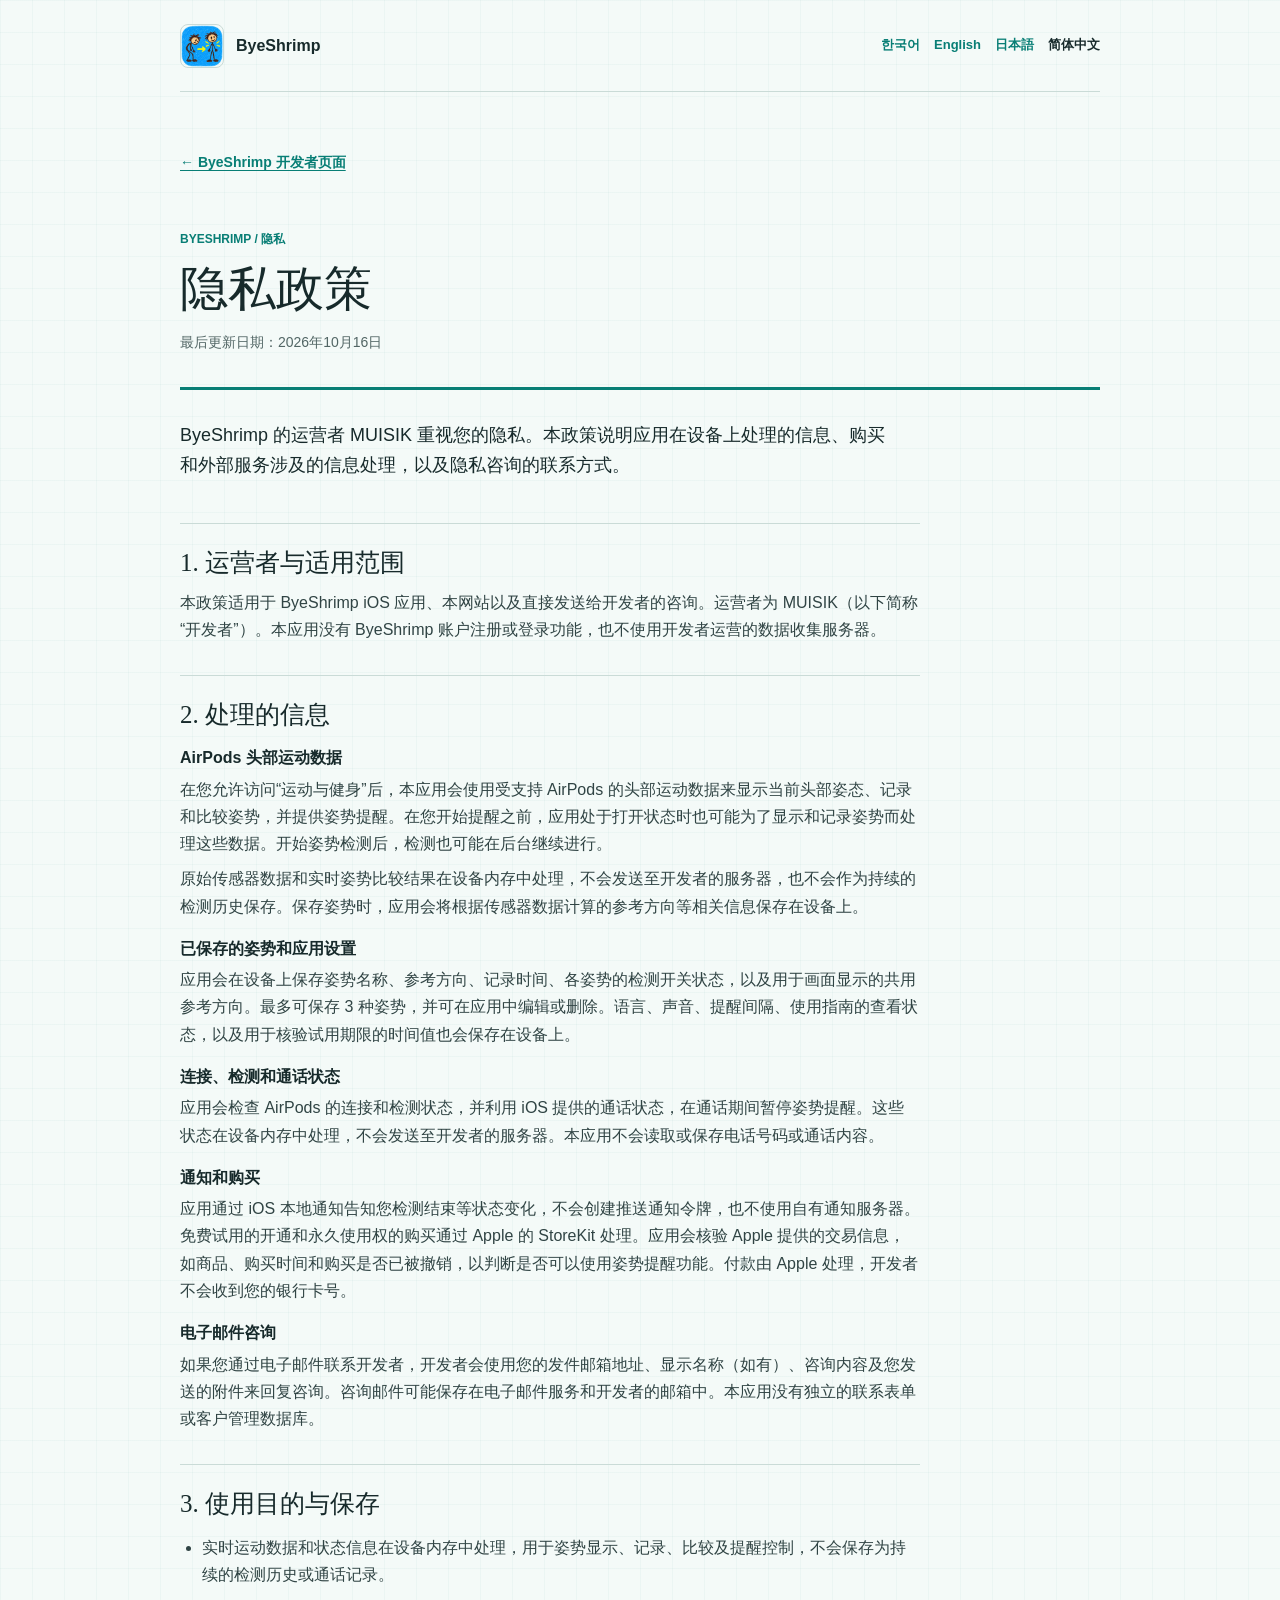
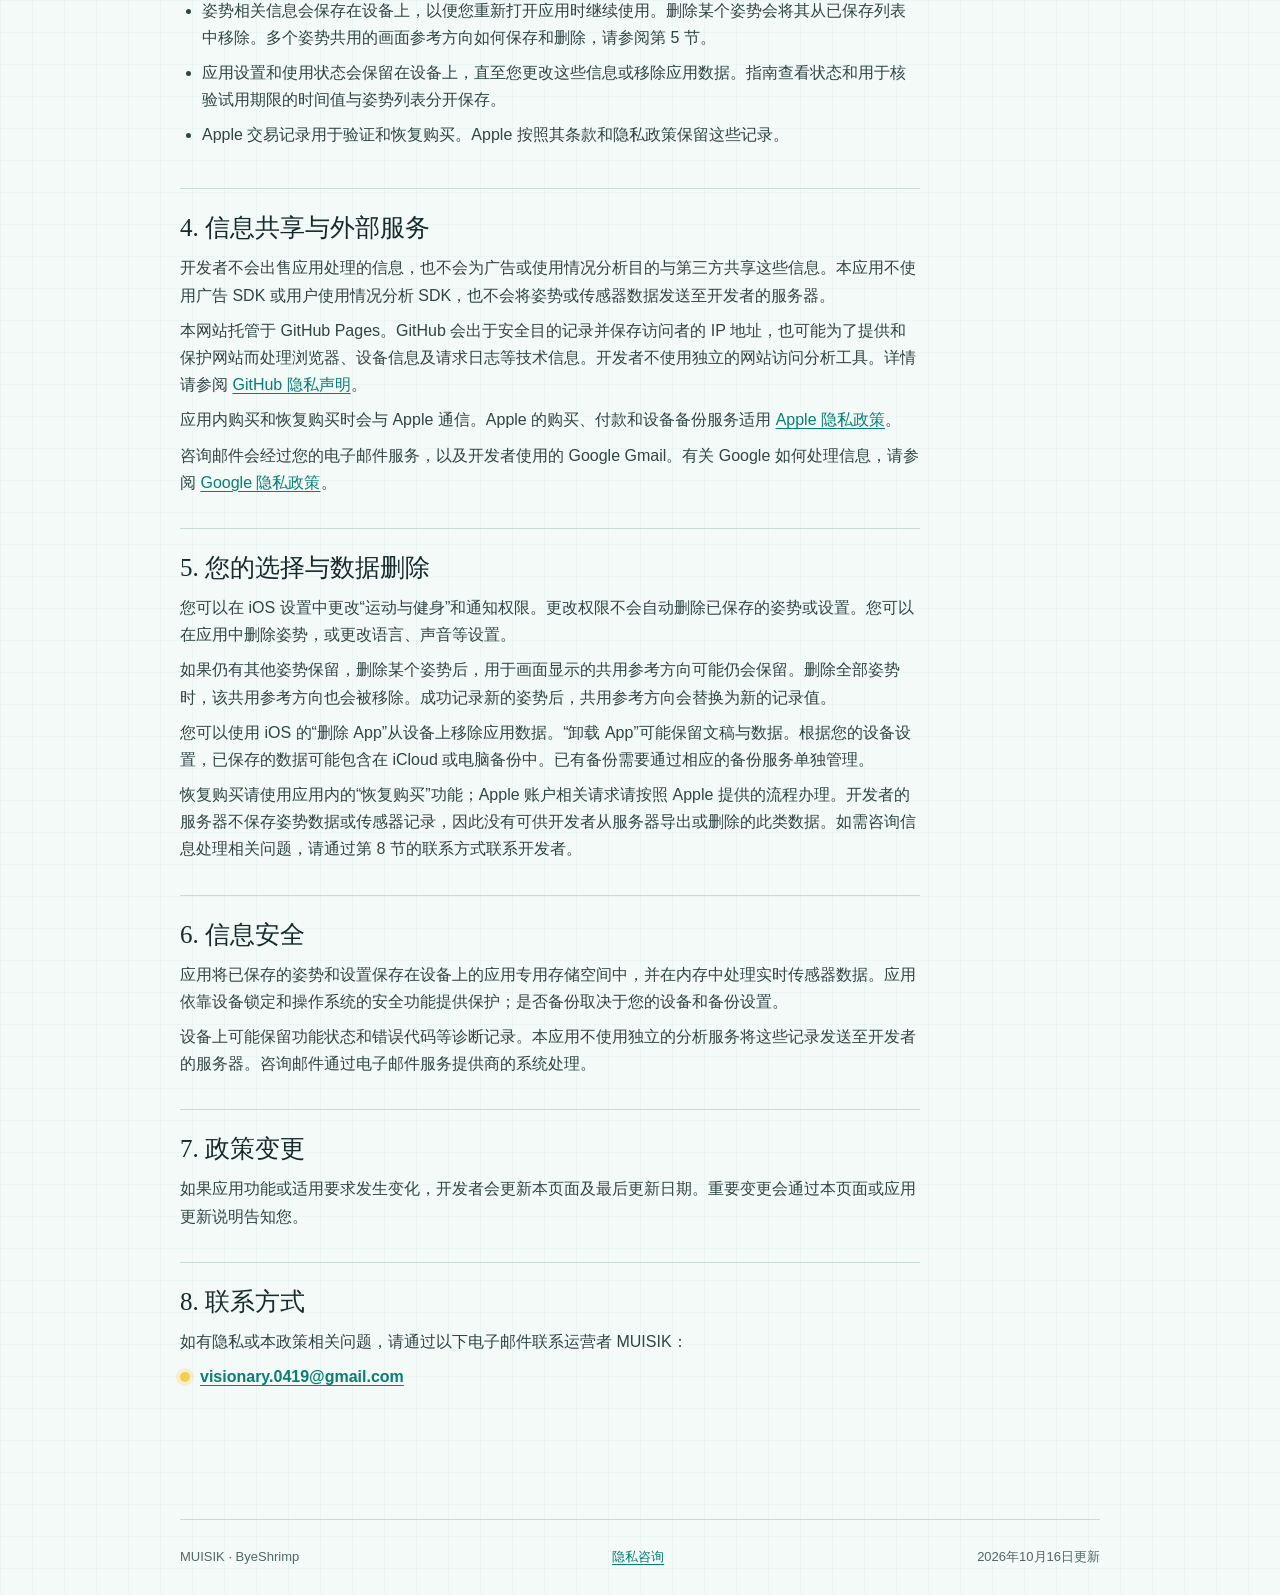
<file: privacy/zh-hans.html>
<!doctype html>
<html lang="zh-Hans">
  <head>
    <meta charset="utf-8">
    <meta name="viewport" content="width=device-width, initial-scale=1">
    <meta name="description" content="ByeShrimp 隐私政策">
    <title>隐私政策 | ByeShrimp</title>
    <link rel="icon" href="../assets/favicon.png" type="image/png">
    <link rel="stylesheet" href="../styles.css">
  </head>
  <body>
    <header class="site-header">
      <a class="brand" href="../index.html"><img src="../assets/byeshrimp-logo.png" alt="ByeShrimp 应用图标"><span>ByeShrimp</span></a>
      <nav class="language-list language-switch" aria-label="选择语言">
        <a href="ko.html" lang="ko">한국어</a><a href="en.html" lang="en">English</a><a href="ja.html" lang="ja">日本語</a><a href="zh-hans.html" aria-current="page">简体中文</a>
      </nav>
    </header>
    <main class="policy-main">
      <a class="back-link" href="../index.html">← ByeShrimp 开发者页面</a>
      <div class="policy-heading"><p class="eyebrow">BYESHRIMP / 隐私</p><h1>隐私政策</h1><p class="updated">最后更新日期：2026年10月16日</p></div>
      <p class="policy-intro">ByeShrimp 的运营者 MUISIK 重视您的隐私。本政策说明应用在设备上处理的信息、购买和外部服务涉及的信息处理，以及隐私咨询的联系方式。</p>
      <div class="policy-content">
        <section>
          <h2>1. 运营者与适用范围</h2>
          <p>本政策适用于 ByeShrimp iOS 应用、本网站以及直接发送给开发者的咨询。运营者为 MUISIK（以下简称“开发者”）。本应用没有 ByeShrimp 账户注册或登录功能，也不使用开发者运营的数据收集服务器。</p>
        </section>
        <section>
          <h2>2. 处理的信息</h2>
          <h3>AirPods 头部运动数据</h3>
          <p>在您允许访问“运动与健身”后，本应用会使用受支持 AirPods 的头部运动数据来显示当前头部姿态、记录和比较姿势，并提供姿势提醒。在您开始提醒之前，应用处于打开状态时也可能为了显示和记录姿势而处理这些数据。开始姿势检测后，检测也可能在后台继续进行。</p>
          <p>原始传感器数据和实时姿势比较结果在设备内存中处理，不会发送至开发者的服务器，也不会作为持续的检测历史保存。保存姿势时，应用会将根据传感器数据计算的参考方向等相关信息保存在设备上。</p>
          <h3>已保存的姿势和应用设置</h3>
          <p>应用会在设备上保存姿势名称、参考方向、记录时间、各姿势的检测开关状态，以及用于画面显示的共用参考方向。最多可保存 3 种姿势，并可在应用中编辑或删除。语言、声音、提醒间隔、使用指南的查看状态，以及用于核验试用期限的时间值也会保存在设备上。</p>
          <h3>连接、检测和通话状态</h3>
          <p>应用会检查 AirPods 的连接和检测状态，并利用 iOS 提供的通话状态，在通话期间暂停姿势提醒。这些状态在设备内存中处理，不会发送至开发者的服务器。本应用不会读取或保存电话号码或通话内容。</p>
          <h3>通知和购买</h3>
          <p>应用通过 iOS 本地通知告知您检测结束等状态变化，不会创建推送通知令牌，也不使用自有通知服务器。免费试用的开通和永久使用权的购买通过 Apple 的 StoreKit 处理。应用会核验 Apple 提供的交易信息，如商品、购买时间和购买是否已被撤销，以判断是否可以使用姿势提醒功能。付款由 Apple 处理，开发者不会收到您的银行卡号。</p>
          <h3>电子邮件咨询</h3>
          <p>如果您通过电子邮件联系开发者，开发者会使用您的发件邮箱地址、显示名称（如有）、咨询内容及您发送的附件来回复咨询。咨询邮件可能保存在电子邮件服务和开发者的邮箱中。本应用没有独立的联系表单或客户管理数据库。</p>
        </section>
        <section>
          <h2>3. 使用目的与保存</h2>
          <ul>
            <li>实时运动数据和状态信息在设备内存中处理，用于姿势显示、记录、比较及提醒控制，不会保存为持续的检测历史或通话记录。</li>
            <li>姿势相关信息会保存在设备上，以便您重新打开应用时继续使用。删除某个姿势会将其从已保存列表中移除。多个姿势共用的画面参考方向如何保存和删除，请参阅第 5 节。</li>
            <li>应用设置和使用状态会保留在设备上，直至您更改这些信息或移除应用数据。指南查看状态和用于核验试用期限的时间值与姿势列表分开保存。</li>
            <li>Apple 交易记录用于验证和恢复购买。Apple 按照其条款和隐私政策保留这些记录。</li>
          </ul>
        </section>
        <section>
          <h2>4. 信息共享与外部服务</h2>
          <p>开发者不会出售应用处理的信息，也不会为广告或使用情况分析目的与第三方共享这些信息。本应用不使用广告 SDK 或用户使用情况分析 SDK，也不会将姿势或传感器数据发送至开发者的服务器。</p>
          <p>本网站托管于 GitHub Pages。GitHub 会出于安全目的记录并保存访问者的 IP 地址，也可能为了提供和保护网站而处理浏览器、设备信息及请求日志等技术信息。开发者不使用独立的网站访问分析工具。详情请参阅 <a href="https://docs.github.com/en/site-policy/privacy-policies/github-general-privacy-statement">GitHub 隐私声明</a>。</p>
          <p>应用内购买和恢复购买时会与 Apple 通信。Apple 的购买、付款和设备备份服务适用 <a href="https://www.apple.com/legal/privacy/">Apple 隐私政策</a>。</p>
          <p>咨询邮件会经过您的电子邮件服务，以及开发者使用的 Google Gmail。有关 Google 如何处理信息，请参阅 <a href="https://policies.google.com/privacy?hl=zh-CN">Google 隐私政策</a>。</p>
        </section>
        <section>
          <h2>5. 您的选择与数据删除</h2>
          <p>您可以在 iOS 设置中更改“运动与健身”和通知权限。更改权限不会自动删除已保存的姿势或设置。您可以在应用中删除姿势，或更改语言、声音等设置。</p>
          <p>如果仍有其他姿势保留，删除某个姿势后，用于画面显示的共用参考方向可能仍会保留。删除全部姿势时，该共用参考方向也会被移除。成功记录新的姿势后，共用参考方向会替换为新的记录值。</p>
          <p>您可以使用 iOS 的“删除 App”从设备上移除应用数据。“卸载 App”可能保留文稿与数据。根据您的设备设置，已保存的数据可能包含在 iCloud 或电脑备份中。已有备份需要通过相应的备份服务单独管理。</p>
          <p>恢复购买请使用应用内的“恢复购买”功能；Apple 账户相关请求请按照 Apple 提供的流程办理。开发者的服务器不保存姿势数据或传感器记录，因此没有可供开发者从服务器导出或删除的此类数据。如需咨询信息处理相关问题，请通过第 8 节的联系方式联系开发者。</p>
        </section>
        <section>
          <h2>6. 信息安全</h2>
          <p>应用将已保存的姿势和设置保存在设备上的应用专用存储空间中，并在内存中处理实时传感器数据。应用依靠设备锁定和操作系统的安全功能提供保护；是否备份取决于您的设备和备份设置。</p>
          <p>设备上可能保留功能状态和错误代码等诊断记录。本应用不使用独立的分析服务将这些记录发送至开发者的服务器。咨询邮件通过电子邮件服务提供商的系统处理。</p>
        </section>
        <section>
          <h2>7. 政策变更</h2>
          <p>如果应用功能或适用要求发生变化，开发者会更新本页面及最后更新日期。重要变更会通过本页面或应用更新说明告知您。</p>
        </section>
        <section>
          <h2>8. 联系方式</h2>
          <p>如有隐私或本政策相关问题，请通过以下电子邮件联系运营者 MUISIK：</p>
          <a class="contact-line" href="mailto:visionary.0419@gmail.com"><span class="contact-dot" aria-hidden="true"></span>visionary.0419@gmail.com</a>
        </section>
      </div>
    </main>
    <footer class="site-footer"><span>MUISIK · ByeShrimp</span><a href="mailto:visionary.0419@gmail.com">隐私咨询</a><span>2026年10月16日更新</span></footer>
  </body>
</html>
</file>
<file: styles.css>
:root {
  color-scheme: light;
  --paper: #f4faf8;
  --ink: #172a2b;
  --muted: #526665;
  --line: #cadbd7;
  --teal: #087e75;
  --blue: #168ec0;
  --coral: #da6549;
  --yellow: #f4cf4e;
  --content: 920px;
}

* { box-sizing: border-box; }

html { background: var(--paper); }

body {
  min-width: 320px;
  min-height: 100vh;
  margin: 0;
  color: var(--ink);
  background-color: var(--paper);
  background-image: linear-gradient(rgba(8, 126, 117, .035) 1px, transparent 1px), linear-gradient(90deg, rgba(8, 126, 117, .035) 1px, transparent 1px);
  background-size: 32px 32px;
  font-family: "Trebuchet MS", "Noto Sans", sans-serif;
  font-size: 16px;
  line-height: 1.7;
}

a { color: var(--teal); text-underline-offset: 3px; }
a:hover { color: #075b55; }
a:focus-visible { outline: 3px solid var(--coral); outline-offset: 4px; }

.site-header,
.site-footer {
  display: flex;
  align-items: center;
  justify-content: space-between;
  gap: 20px;
  width: min(var(--content), calc(100% - 48px));
  margin-inline: auto;
}

.site-header { min-height: 92px; border-bottom: 1px solid var(--line); }
.brand { display: inline-flex; align-items: center; gap: 12px; color: var(--ink); font-weight: 700; text-decoration: none; }
.brand img { width: 44px; height: 44px; border: 1px solid var(--line); border-radius: 8px; object-fit: cover; }
.header-note, .site-footer { color: var(--muted); font-size: 13px; }

.home-main,
.policy-main { width: min(var(--content), calc(100% - 48px)); margin-inline: auto; }
.home-main { padding-block: 92px 100px; }
.eyebrow { margin: 0 0 18px; color: var(--teal); font-size: 12px; font-weight: 700; }
h1, h2, h3 { font-family: Georgia, "Noto Serif", serif; font-weight: 500; line-height: 1.16; }
h1 { max-width: 760px; margin: 0; font-size: 56px; }
.lead { max-width: 640px; margin: 24px 0 68px; color: var(--muted); font-size: 19px; }

.policy-index { display: grid; grid-template-columns: 1fr 280px; gap: 48px; padding-block: 30px; border-top: 3px solid var(--teal); border-bottom: 1px solid var(--line); }
.policy-index h2 { margin: 0 0 12px; font-size: 30px; }
.policy-index p:not(.eyebrow) { max-width: 520px; margin: 0; color: var(--muted); }
.language-list { display: grid; align-content: start; }
.language-list a { display: flex; justify-content: space-between; gap: 14px; padding: 9px 2px; border-bottom: 1px solid var(--line); font-weight: 700; text-decoration: none; }
.language-list a span:last-child { color: var(--coral); }
.site-footer { min-height: 76px; border-top: 1px solid var(--line); }

.policy-main { padding-block: 56px 104px; }
.back-link { display: inline-block; margin-bottom: 54px; font-size: 14px; font-weight: 700; }
.policy-heading { padding-bottom: 32px; border-bottom: 3px solid var(--teal); }
.policy-heading .eyebrow { margin-bottom: 12px; }
.policy-heading h1 { font-size: 48px; }
.updated { margin: 14px 0 0; color: var(--muted); font-size: 14px; }
.policy-intro { max-width: 720px; margin: 30px 0 42px; font-size: 18px; }
.policy-content { max-width: 740px; }
.policy-content section { padding-block: 24px; border-top: 1px solid var(--line); }
.policy-content h2 { margin: 0 0 12px; font-size: 25px; }
.policy-content h3 { margin: 20px 0 6px; font-family: "Trebuchet MS", "Noto Sans", sans-serif; font-size: 16px; font-weight: 700; }
.policy-content p { margin: 8px 0; color: #304444; }
.policy-content ul { padding-left: 22px; color: #304444; }
.policy-content li + li { margin-top: 8px; }
.contact-line { display: inline-flex; align-items: center; gap: 10px; font-weight: 700; }
.contact-dot { width: 10px; height: 10px; border-radius: 50%; background: var(--yellow); box-shadow: 0 0 0 4px rgba(244, 207, 78, .25); }
.language-switch { display: flex; flex-wrap: wrap; justify-content: flex-end; gap: 4px 14px; }
.language-switch a { padding: 2px 0; border: 0; font-size: 13px; }
.language-switch a[aria-current="page"] { color: var(--ink); }

@media (max-width: 640px) {
  .site-header, .site-footer, .home-main, .policy-main { width: calc(100% - 36px); }
  .site-header { min-height: 76px; flex-wrap: wrap; padding-block: 12px; }
  .language-switch { width: 100%; justify-content: flex-start; gap: 4px 12px; }
  .header-note { max-width: 130px; text-align: right; }
  .home-main { padding-block: 66px 72px; }
  h1 { font-size: 42px; }
  .lead { margin-bottom: 48px; font-size: 17px; }
  .policy-index { grid-template-columns: 1fr; gap: 22px; }
  .site-footer { align-items: flex-start; flex-direction: column; justify-content: center; gap: 4px; padding-block: 16px; }
  .policy-main { padding-top: 34px; }
  .back-link { margin-bottom: 40px; }
  .policy-heading h1 { font-size: 38px; }
}
</file>
